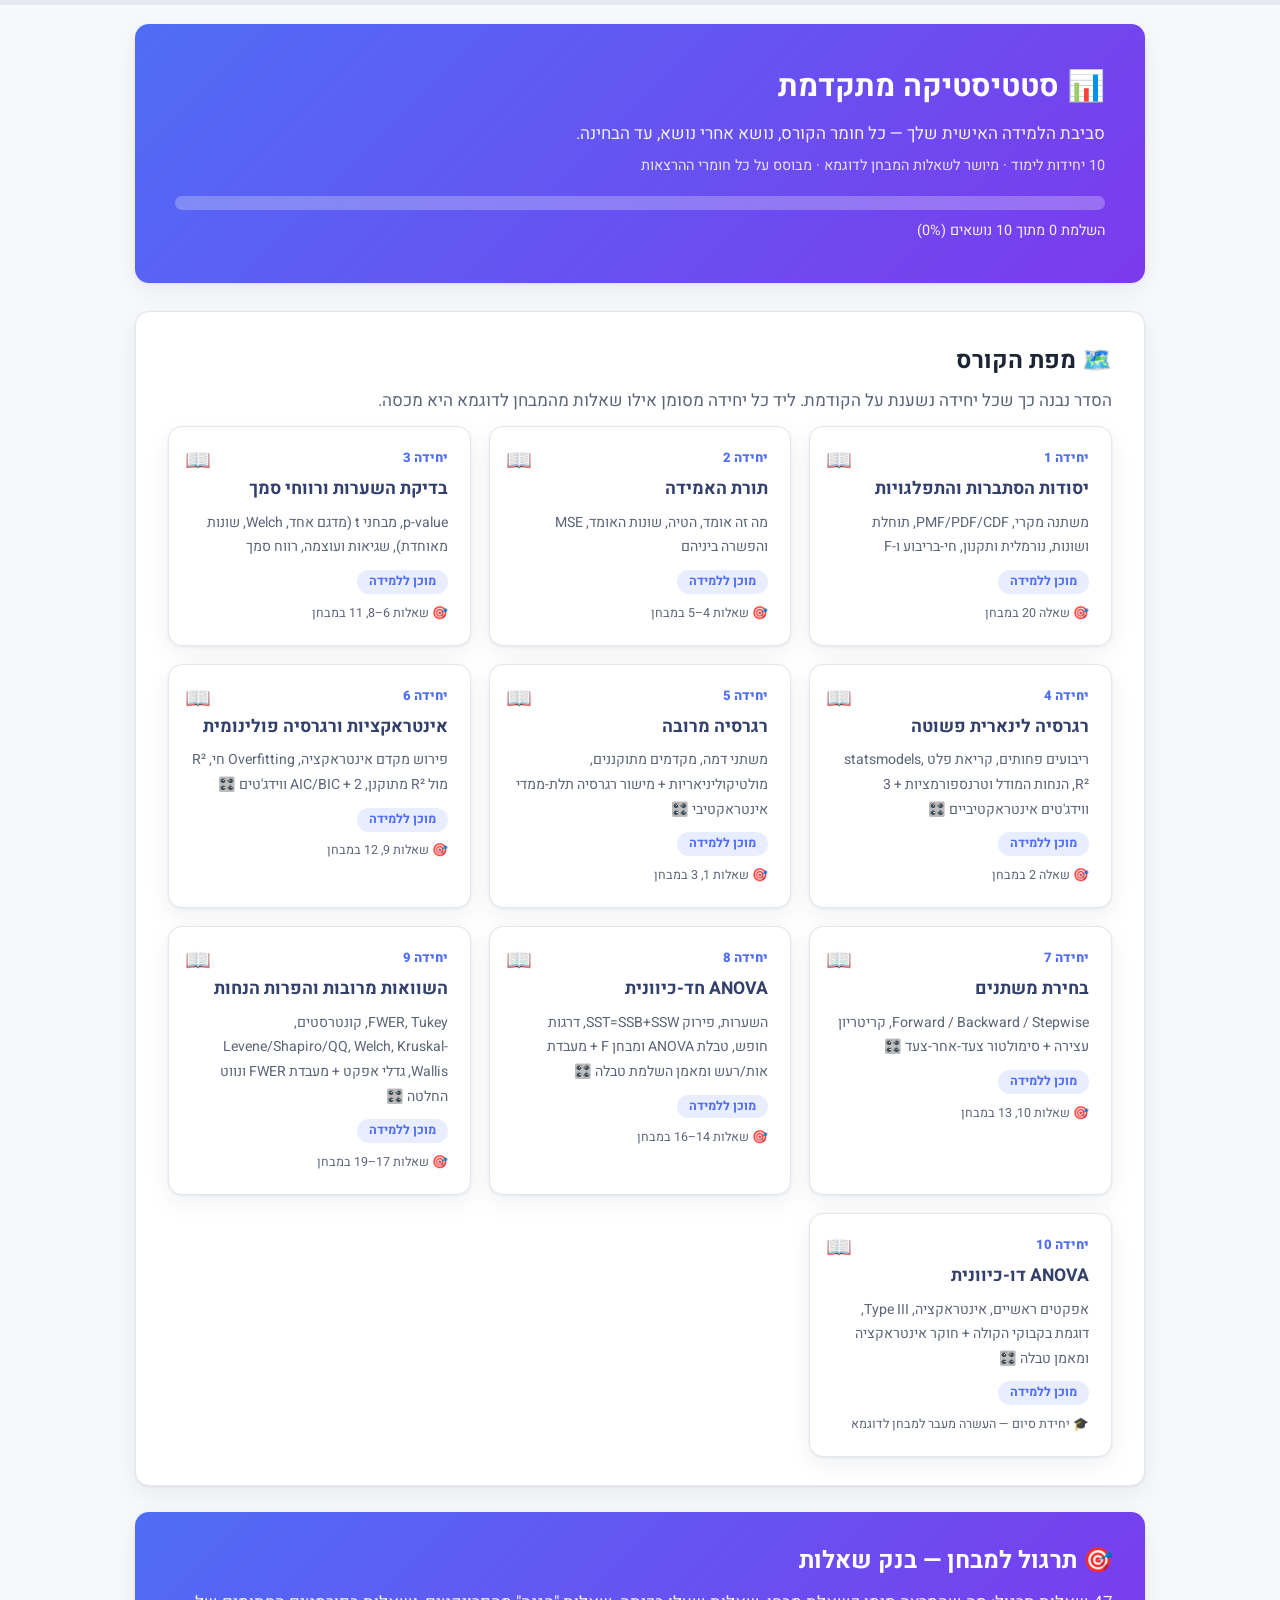
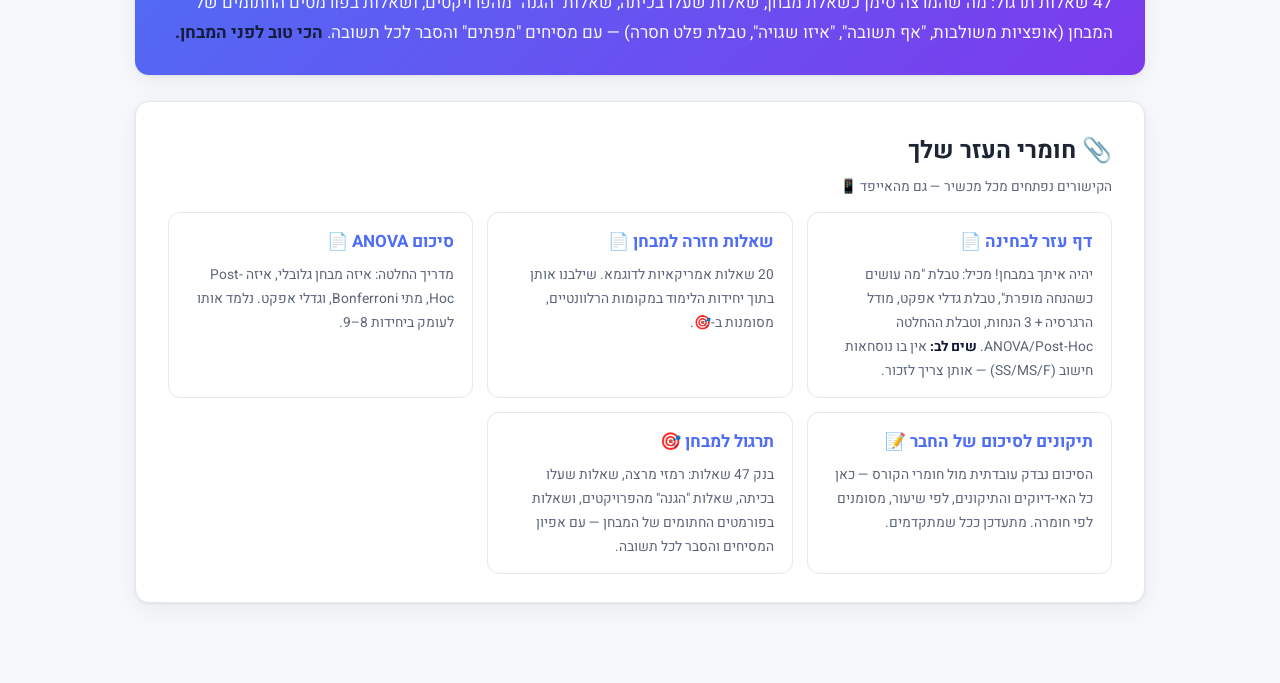
<file: index.html>
<!DOCTYPE html>
<html lang="he" dir="rtl">
<head>
<meta charset="UTF-8">
<meta name="viewport" content="width=device-width, initial-scale=1.0">
<title>סטטיסטיקה מתקדמת — סביבת למידה</title>
<link href="https://fonts.googleapis.com/css2?family=Heebo:wght@400;600;700;800&display=swap" rel="stylesheet">
<link rel="stylesheet" href="css/style.css?v=8">
<style>
  .container { max-width: 1050px; margin: 24px auto 80px; padding: 0 20px; }
  .helper-grid { display: grid; grid-template-columns: repeat(auto-fill, minmax(280px, 1fr)); gap: 14px; margin-top: 12px; }
  .helper-card { background: var(--card); border: 1px solid var(--border); border-radius: 12px; padding: 14px 18px; }
  .helper-card a { color: var(--accent); font-weight: 700; text-decoration: none; }
  .helper-card p { color: var(--muted); font-size: .86rem; margin: 6px 0 0; }
</style>
</head>
<body>
<div id="progress-track"><div id="progress-bar"></div></div>

<div class="container">

  <div class="hero">
    <h1>📊 סטטיסטיקה מתקדמת</h1>
    <p>סביבת הלמידה האישית שלך — כל חומר הקורס, נושא אחרי נושא, עד הבחינה.</p>
    <p style="font-size:.9rem; opacity:.85">10 יחידות לימוד · מיושר לשאלות המבחן לדוגמא · מבוסס על כל חומרי ההרצאות</p>
    <div class="overall-track"><div class="overall-fill" id="overall-fill"></div></div>
    <p id="overall-text" style="font-size:.9rem; margin-top:8px"></p>
  </div>

  <section class="card">
    <h2 style="border:none; padding:0; margin-bottom:4px">🗺️ מפת הקורס</h2>
    <p style="color:var(--muted); margin-top:0">הסדר נבנה כך שכל יחידה נשענת על הקודמת. ליד כל יחידה מסומן אילו שאלות מהמבחן לדוגמא היא מכסה.</p>

    <div class="topic-grid">

      <a class="topic-card" href="topics/topic01.html" data-topic-card="topic01">
        <span class="t-status">📖</span>
        <div class="t-num">יחידה 1</div>
        <h3>יסודות הסתברות והתפלגויות</h3>
        <p>משתנה מקרי, PMF/PDF/CDF, תוחלת ושונות, נורמלית ותקנון, חי-בריבוע ו-F</p>
        <span class="t-badge todo">מוכן ללמידה</span>
        <p style="margin-top:8px; font-size:.78rem">🎯 שאלה 20 במבחן</p>
      </a>

      <a class="topic-card" href="topics/topic02.html" data-topic-card="topic02">
        <span class="t-status">📖</span>
        <div class="t-num">יחידה 2</div>
        <h3>תורת האמידה</h3>
        <p>מה זה אומד, הטיה, שונות האומד, MSE והפשרה ביניהם</p>
        <span class="t-badge todo">מוכן ללמידה</span>
        <p style="margin-top:8px; font-size:.78rem">🎯 שאלות 4–5 במבחן</p>
      </a>

      <a class="topic-card" href="topics/topic03.html" data-topic-card="topic03">
        <span class="t-status">📖</span>
        <div class="t-num">יחידה 3</div>
        <h3>בדיקת השערות ורווחי סמך</h3>
        <p>p-value, מבחני t (מדגם אחד, Welch, שונות מאוחדת), שגיאות ועוצמה, רווח סמך</p>
        <span class="t-badge todo">מוכן ללמידה</span>
        <p style="margin-top:8px; font-size:.78rem">🎯 שאלות 6–8, 11 במבחן</p>
      </a>

      <a class="topic-card" href="topics/topic04.html" data-topic-card="topic04">
        <span class="t-status">📖</span>
        <div class="t-num">יחידה 4</div>
        <h3>רגרסיה לינארית פשוטה</h3>
        <p>ריבועים פחותים, קריאת פלט statsmodels, R², הנחות המודל וטרנספורמציות + 3 ווידג'טים אינטראקטיביים 🎛️</p>
        <span class="t-badge todo">מוכן ללמידה</span>
        <p style="margin-top:8px; font-size:.78rem">🎯 שאלה 2 במבחן</p>
      </a>

      <a class="topic-card" href="topics/topic05.html" data-topic-card="topic05">
        <span class="t-status">📖</span>
        <div class="t-num">יחידה 5</div>
        <h3>רגרסיה מרובה</h3>
        <p>משתני דמה, מקדמים מתוקננים, מולטיקוליניאריות + מישור רגרסיה תלת-ממדי אינטראקטיבי 🎛️</p>
        <span class="t-badge todo">מוכן ללמידה</span>
        <p style="margin-top:8px; font-size:.78rem">🎯 שאלות 1, 3 במבחן</p>
      </a>

      <a class="topic-card" href="topics/topic06.html" data-topic-card="topic06">
        <span class="t-status">📖</span>
        <div class="t-num">יחידה 6</div>
        <h3>אינטראקציות ורגרסיה פולינומית</h3>
        <p>פירוש מקדם אינטראקציה, Overfitting חי, R² מול R² מתוקנן, AIC/BIC + 2 ווידג'טים 🎛️</p>
        <span class="t-badge todo">מוכן ללמידה</span>
        <p style="margin-top:8px; font-size:.78rem">🎯 שאלות 9, 12 במבחן</p>
      </a>

      <a class="topic-card" href="topics/topic07.html" data-topic-card="topic07">
        <span class="t-status">📖</span>
        <div class="t-num">יחידה 7</div>
        <h3>בחירת משתנים</h3>
        <p>Forward / Backward / Stepwise, קריטריון עצירה + סימולטור צעד-אחר-צעד 🎛️</p>
        <span class="t-badge todo">מוכן ללמידה</span>
        <p style="margin-top:8px; font-size:.78rem">🎯 שאלות 10, 13 במבחן</p>
      </a>

      <a class="topic-card" href="topics/topic08.html" data-topic-card="topic08">
        <span class="t-status">📖</span>
        <div class="t-num">יחידה 8</div>
        <h3>ANOVA חד-כיוונית</h3>
        <p>השערות, פירוק SST=SSB+SSW, דרגות חופש, טבלת ANOVA ומבחן F + מעבדת אות/רעש ומאמן השלמת טבלה 🎛️</p>
        <span class="t-badge todo">מוכן ללמידה</span>
        <p style="margin-top:8px; font-size:.78rem">🎯 שאלות 14–16 במבחן</p>
      </a>

      <a class="topic-card" href="topics/topic09.html" data-topic-card="topic09">
        <span class="t-status">📖</span>
        <div class="t-num">יחידה 9</div>
        <h3>השוואות מרובות והפרות הנחות</h3>
        <p>FWER, Tukey, קונטרסטים, Levene/Shapiro/QQ, Welch, Kruskal-Wallis, גדלי אפקט + מעבדת FWER ונווט החלטה 🎛️</p>
        <span class="t-badge todo">מוכן ללמידה</span>
        <p style="margin-top:8px; font-size:.78rem">🎯 שאלות 17–19 במבחן</p>
      </a>

      <a class="topic-card" href="topics/topic10.html" data-topic-card="topic10">
        <span class="t-status">📖</span>
        <div class="t-num">יחידה 10</div>
        <h3>ANOVA דו-כיוונית</h3>
        <p>אפקטים ראשיים, אינטראקציה, Type III, דוגמת בקבוקי הקולה + חוקר אינטראקציה ומאמן טבלה 🎛️</p>
        <span class="t-badge todo">מוכן ללמידה</span>
        <p style="margin-top:8px; font-size:.78rem">🎓 יחידת סיום — העשרה מעבר למבחן לדוגמא</p>
      </a>

    </div>
  </section>

  <a href="topics/exam-prep.html" style="display:block; text-decoration:none; margin-bottom:26px">
    <section class="card" style="background:linear-gradient(135deg,#4f6df5 0%,#7c3aed 100%); color:#fff; border:none;">
      <h2 style="border:none; padding:0; margin:0 0 6px; color:#fff">🎯 תרגול למבחן — בנק שאלות</h2>
      <p style="margin:0; opacity:.95">47 שאלות תרגול: מה שהמרצה סימן כשאלת מבחן, שאלות שעלו בכיתה, שאלות "הגנה" מהפרויקטים, ושאלות בפורמטים החתומים של המבחן (אופציות משולבות, "אף תשובה", "איזו שגויה", טבלת פלט חסרה) — עם מסיחים "מפתים" והסבר לכל תשובה. <strong>הכי טוב לפני המבחן.</strong></p>
    </section>
  </a>

  <section class="card">
    <h2 style="border:none; padding:0; margin-bottom:4px">📎 חומרי העזר שלך</h2>
    <p style="color:var(--muted); font-size:.85rem; margin-top:4px">הקישורים נפתחים מכל מכשיר — גם מהאייפד 📱</p>
    <div class="helper-grid">
      <div class="helper-card">
        <a href="docs/cheat-sheet.pdf" target="_blank">דף עזר לבחינה 📄</a>
        <p>יהיה איתך במבחן! מכיל: טבלת "מה עושים כשהנחה מופרת", טבלת גדלי אפקט, מודל הרגרסיה + 3 הנחות, וטבלת ההחלטה ANOVA/Post-Hoc. <strong>שים לב:</strong> אין בו נוסחאות חישוב (SS/MS/F) — אותן צריך לזכור.</p>
      </div>
      <div class="helper-card">
        <a href="docs/exam-questions.pdf" target="_blank">שאלות חזרה למבחן 📄</a>
        <p>20 שאלות אמריקאיות לדוגמא. שילבנו אותן בתוך יחידות הלימוד במקומות הרלוונטיים, מסומנות ב-🎯.</p>
      </div>
      <div class="helper-card">
        <a href="docs/anova-summary.pdf" target="_blank">סיכום ANOVA 📄</a>
        <p>מדריך החלטה: איזה מבחן גלובלי, איזה Post-Hoc, מתי Bonferroni, וגדלי אפקט. נלמד אותו לעומק ביחידות 8–9.</p>
      </div>
      <div class="helper-card">
        <a href="topics/errata.html">תיקונים לסיכום של החבר 📝</a>
        <p>הסיכום נבדק עובדתית מול חומרי הקורס — כאן כל האי-דיוקים והתיקונים, לפי שיעור, מסומנים לפי חומרה. מתעדכן ככל שמתקדמים.</p>
      </div>
      <div class="helper-card">
        <a href="topics/exam-prep.html">תרגול למבחן 🎯</a>
        <p>בנק 47 שאלות: רמזי מרצה, שאלות שעלו בכיתה, שאלות "הגנה" מהפרויקטים, ושאלות בפורמטים החתומים של המבחן — עם אפיון המסיחים והסבר לכל תשובה.</p>
      </div>
    </div>
  </section>

</div>

<script src="js/app.js?v=8"></script>
</body>
</html>
</file>
<file: css/style.css>
/* ===== סביבת למידה — סטטיסטיקה מתקדמת ===== */
:root {
  --bg: #f7f8fb;
  --card: #ffffff;
  --ink: #1d2433;
  --muted: #5b6478;
  --accent: #4f6df5;
  --accent-soft: #e8edff;
  --good: #1fa971;
  --good-soft: #e2f7ee;
  --bad: #e05252;
  --bad-soft: #fdeaea;
  --warn: #d99114;
  --warn-soft: #fdf3dd;
  --intuition: #7c3aed;
  --intuition-soft: #f3ecfe;
  --border: #e3e7ef;
  --radius: 14px;
  --shadow: 0 1px 3px rgba(20, 30, 60, .07), 0 8px 24px rgba(20, 30, 60, .06);
  --sidebar-w: 280px;
}

* { box-sizing: border-box; }

html { scroll-behavior: smooth; scroll-padding-top: 70px; }

body {
  margin: 0;
  font-family: 'Heebo', 'Segoe UI', Arial, sans-serif;
  background: var(--bg);
  color: var(--ink);
  line-height: 1.75;
  font-size: 17px;
}

/* ===== פס התקדמות גלילה ===== */
#progress-track {
  position: fixed; top: 0; right: 0; left: 0; height: 5px;
  background: #e6e9f2; z-index: 100;
}
#progress-bar {
  height: 100%; width: 0%;
  background: linear-gradient(90deg, var(--accent), #9d7bfa);
  transition: width .08s linear;
  border-radius: 0 4px 4px 0;
}

/* ===== כותרת עליונה ===== */
header.topbar {
  position: sticky; top: 5px; z-index: 90;
  background: rgba(255,255,255,.92);
  -webkit-backdrop-filter: blur(8px);
  backdrop-filter: blur(8px);
  border-bottom: 1px solid var(--border);
  padding: 10px 24px;
  display: flex; align-items: center; gap: 14px; flex-wrap: wrap;
}
header.topbar .crumb { color: var(--muted); font-size: .9rem; }
header.topbar .crumb a { color: var(--accent); text-decoration: none; font-weight: 600; }
header.topbar h1 { font-size: 1.15rem; margin: 0; font-weight: 700; }
header.topbar .spacer { flex: 1; }
.pct-chip {
  background: var(--accent-soft); color: var(--accent);
  border-radius: 20px; padding: 2px 14px; font-weight: 700; font-size: .9rem;
}

/* ===== פריסה: תוכן + סרגל צד ===== */
.layout {
  display: grid;
  grid-template-columns: var(--sidebar-w) minmax(0, 1fr);
  gap: 28px;
  max-width: 1200px;
  margin: 24px auto 80px;
  padding: 0 20px;
}
main { min-width: 0; }

/* ===== תוכן עניינים צדדי ===== */
nav.toc {
  position: sticky; top: 80px;
  align-self: start;
  background: var(--card);
  border: 1px solid var(--border);
  border-radius: var(--radius);
  box-shadow: var(--shadow);
  padding: 16px 14px;
  max-height: calc(100vh - 110px);
  max-height: calc(100dvh - 110px); /* גובה דינמי — סרגל הכתובת של ספארי משנה את גובה המסך */
  overflow-y: auto;
  -webkit-overflow-scrolling: touch;
  font-size: .92rem;
}
nav.toc .toc-title { font-weight: 700; color: var(--muted); font-size: .8rem; letter-spacing: .5px; margin-bottom: 8px; }
nav.toc a {
  display: block; color: var(--muted); text-decoration: none;
  padding: 5px 10px; border-radius: 8px; border-right: 3px solid transparent;
  transition: all .15s;
}
nav.toc a.lvl3 { padding-right: 26px; font-size: .86rem; }
nav.toc a:hover { background: var(--accent-soft); color: var(--accent); }
nav.toc a.active { background: var(--accent-soft); color: var(--accent); border-right-color: var(--accent); font-weight: 600; }

/* ===== כרטיסי תוכן ===== */
section.card {
  background: var(--card);
  border: 1px solid var(--border);
  border-radius: var(--radius);
  box-shadow: var(--shadow);
  padding: 28px 32px;
  margin-bottom: 26px;
}
h2 { font-size: 1.5rem; margin: 0 0 14px; padding-bottom: 10px; border-bottom: 2px solid var(--accent-soft); }
h2 .sec-num { color: var(--accent); margin-left: 6px; }
h3 { font-size: 1.15rem; margin: 26px 0 8px; color: #33406b; }

p { margin: 10px 0; }
strong { color: #111a33; }
code {
  background: #eef1f8; border-radius: 6px; padding: 2px 7px;
  font-family: 'Consolas', monospace; font-size: .88em; direction: ltr; unicode-bidi: embed;
}
pre {
  background: #0f172a; color: #dbe4ff; direction: ltr; text-align: left;
  border-radius: 10px; padding: 16px 18px; overflow-x: auto;
  font-size: .85rem; line-height: 1.6;
}
pre code { background: none; color: inherit; padding: 0; }

/* ===== קופסאות מיוחדות ===== */
.box { border-radius: 12px; padding: 14px 18px; margin: 16px 0; border-right: 5px solid; }
.box .box-title { font-weight: 700; display: flex; align-items: center; gap: 8px; margin-bottom: 4px; }
.box.intuition { background: var(--intuition-soft); border-color: var(--intuition); }
.box.intuition .box-title { color: var(--intuition); }
.box.formula { background: var(--accent-soft); border-color: var(--accent); }
.box.formula .box-title { color: var(--accent); }
.box.warning { background: var(--warn-soft); border-color: var(--warn); }
.box.warning .box-title { color: var(--warn); }
.box.example { background: var(--good-soft); border-color: var(--good); }
.box.example .box-title { color: var(--good); }
.box.exam { background: #fff0f4; border-color: #e0447c; }
.box.exam .box-title { color: #e0447c; }

/* ===== ווידג'טים אינטראקטיביים ===== */
.widget {
  background: #fbfcff; border: 2px dashed var(--accent);
  border-radius: var(--radius); padding: 18px 22px; margin: 22px 0;
}
.widget .w-title { font-weight: 800; color: var(--accent); margin-bottom: 6px; font-size: 1.05rem; }
.widget .w-hint { color: var(--muted); font-size: .88rem; margin: 0 0 10px; }
.widget-controls {
  display: flex; flex-wrap: wrap; gap: 10px 22px; align-items: center;
  margin: 10px 0; font-size: .92rem; font-weight: 600;
}
.widget-controls label { display: flex; align-items: center; gap: 7px; cursor: pointer; }
.widget-controls input[type="range"] { width: 190px; accent-color: var(--accent); }
.widget-controls .val { color: var(--accent); font-weight: 800; min-width: 3.2em; direction: ltr; display: inline-block; }
.widget button.w-btn {
  font: inherit; font-weight: 700; background: var(--accent); color: #fff;
  border: none; border-radius: 10px; padding: 7px 18px; cursor: pointer;
}
.widget button.w-btn:hover { background: #3d5ae8; }
.widget-readout {
  background: #fff; border: 1px solid var(--border); border-radius: 10px;
  padding: 10px 14px; margin-top: 10px; font-size: .95rem; line-height: 1.7;
}
.plot-box { direction: ltr; width: 100%; }
.w-flex { display: flex; gap: 12px; flex-wrap: wrap; }
.w-flex > .plot-box { flex: 1 1 300px; }

/* תגית מקור — תוכן שנוסף מהסיכום של החבר */
.src-badge {
  display: inline-block; font-size: .7rem; font-weight: 700;
  background: #eef0f5; color: var(--muted);
  border: 1px dashed #c9cfdd; border-radius: 10px;
  padding: 0 9px; vertical-align: middle; white-space: nowrap;
}

details.fold {
  background: #f2f4fa; border: 1px solid var(--border); border-radius: 10px;
  padding: 10px 16px; margin: 14px 0;
}
details.fold summary { cursor: pointer; font-weight: 600; color: var(--accent); }
details.fold[open] summary { margin-bottom: 8px; }

/* ===== תמונות ===== */
figure {
  margin: 20px 0; text-align: center;
  background: #fff; border: 1px solid var(--border); border-radius: 12px; padding: 14px;
}
figure img { max-width: 100%; border-radius: 8px; }
figcaption { color: var(--muted); font-size: .88rem; margin-top: 8px; }

/* ===== טבלאות ===== */
table.tbl { width: 100%; border-collapse: collapse; margin: 14px 0; font-size: .95rem; }
table.tbl th {
  background: var(--accent-soft); color: #33406b; padding: 9px 12px;
  text-align: right; border: 1px solid #d5ddf5;
}
table.tbl td { padding: 8px 12px; border: 1px solid var(--border); }
table.tbl tr:nth-child(even) td { background: #fafbfe; }

/* ===== שאלון (quiz) ===== */
.quiz {
  background: #fbfcff; border: 2px solid var(--accent-soft);
  border-radius: var(--radius); padding: 20px 24px; margin: 22px 0;
}
.quiz .q-label {
  display: inline-block; background: var(--accent); color: #fff;
  font-size: .78rem; font-weight: 700; border-radius: 14px; padding: 1px 12px; margin-bottom: 8px;
}
.quiz .q-text { font-weight: 600; margin-bottom: 12px; }
.quiz .opt {
  display: block; width: 100%; text-align: right;
  background: #fff; border: 1.5px solid var(--border); border-radius: 10px;
  padding: 10px 16px; margin: 8px 0; cursor: pointer;
  font: inherit; font-size: .95rem; transition: all .15s;
}
.quiz .opt:hover:not(:disabled) { border-color: var(--accent); background: var(--accent-soft); }
.quiz .opt.correct { border-color: var(--good); background: var(--good-soft); font-weight: 700; }
.quiz .opt.wrong { border-color: var(--bad); background: var(--bad-soft); }
.quiz .opt:disabled { cursor: default; opacity: .85; }
.quiz .q-explain {
  display: none; margin-top: 12px; padding: 12px 16px;
  background: var(--good-soft); border-radius: 10px; font-size: .95rem;
}
.quiz.answered .q-explain { display: block; }

/* ===== כפתור סיום נושא ===== */
.complete-wrap { text-align: center; margin: 40px 0; }
button.btn-complete {
  font: inherit; font-weight: 700; font-size: 1.05rem;
  background: var(--accent); color: #fff; border: none;
  border-radius: 12px; padding: 14px 40px; cursor: pointer;
  box-shadow: var(--shadow); transition: all .2s;
}
button.btn-complete:hover { transform: translateY(-2px); background: #3d5ae8; }
button.btn-complete.done { background: var(--good); }

/* ===== דשבורד ===== */
.hero {
  background: linear-gradient(135deg, #4f6df5 0%, #7c3aed 100%);
  color: #fff; border-radius: var(--radius);
  padding: 36px 40px; margin-bottom: 28px; box-shadow: var(--shadow);
}
.hero h1 { margin: 0 0 6px; font-size: 1.9rem; }
.hero p { margin: 4px 0; opacity: .92; }
.overall-track { background: rgba(255,255,255,.25); border-radius: 10px; height: 14px; margin-top: 18px; overflow: hidden; }
.overall-fill { background: #fff; height: 100%; border-radius: 10px; transition: width .5s; }

.topic-grid { display: grid; grid-template-columns: repeat(auto-fill, minmax(300px, 1fr)); gap: 18px; }
a.topic-card {
  display: block; background: var(--card); border: 1px solid var(--border);
  border-radius: var(--radius); box-shadow: var(--shadow);
  padding: 20px 22px; text-decoration: none; color: var(--ink);
  transition: all .18s; position: relative;
}
a.topic-card:hover { transform: translateY(-3px); box-shadow: 0 10px 28px rgba(20,30,60,.13); border-color: var(--accent); }
a.topic-card.locked { opacity: .55; pointer-events: none; filter: grayscale(.4); }
.topic-card .t-num { color: var(--accent); font-weight: 800; font-size: .82rem; }
.topic-card h3 { margin: 4px 0 6px; font-size: 1.1rem; }
.topic-card p { color: var(--muted); font-size: .88rem; margin: 0; }
.topic-card .t-status { position: absolute; top: 16px; left: 16px; font-size: 1.3rem; }
.topic-card .t-badge {
  display: inline-block; margin-top: 10px; font-size: .78rem; font-weight: 700;
  border-radius: 12px; padding: 1px 12px;
}
.topic-card .t-badge.todo { background: var(--accent-soft); color: var(--accent); }
.topic-card .t-badge.done { background: var(--good-soft); color: var(--good); }
.topic-card .t-badge.soon { background: #eef0f5; color: var(--muted); }

/* ===== ניווט תחתון בין נושאים ===== */
.pager { display: flex; justify-content: space-between; gap: 14px; margin-top: 30px; }
.pager a {
  flex: 1; text-decoration: none; background: var(--card);
  border: 1px solid var(--border); border-radius: 12px; padding: 14px 18px;
  color: var(--ink); box-shadow: var(--shadow); transition: all .15s;
}
.pager a:hover { border-color: var(--accent); }
.pager .dir { color: var(--muted); font-size: .8rem; }
.pager .dest { font-weight: 700; color: var(--accent); }

/* ===== KaTeX RTL fixes ===== */
.katex { direction: ltr; unicode-bidi: embed; font-size: 1.06em; }
.katex-display { direction: ltr; margin: 14px 0; overflow-x: auto; overflow-y: hidden; padding: 4px 0; }

/* ===== רספונסיבי ===== */
/* אייפד לרוחב (~1024px): סרגל צד צר יותר כדי להשאיר מקום לתוכן */
@media (max-width: 1100px) {
  :root { --sidebar-w: 230px; }
  .layout { gap: 20px; }
}

/* אייפד לאורך / טלפון: עמודה אחת, תוכן עניינים מתקפל למעלה */
@media (max-width: 900px) {
  .layout { grid-template-columns: 1fr; }
  nav.toc { position: relative; top: 0; max-height: 240px; order: -1; }
  section.card { padding: 20px 18px; }
  header.topbar h1 { font-size: 1rem; }
  .hero { padding: 26px 22px; }
  .hero h1 { font-size: 1.5rem; }
  body { font-size: 16px; }
  .quiz .opt { padding: 12px 16px; } /* יעד מגע נוח יותר */
}
</file>
